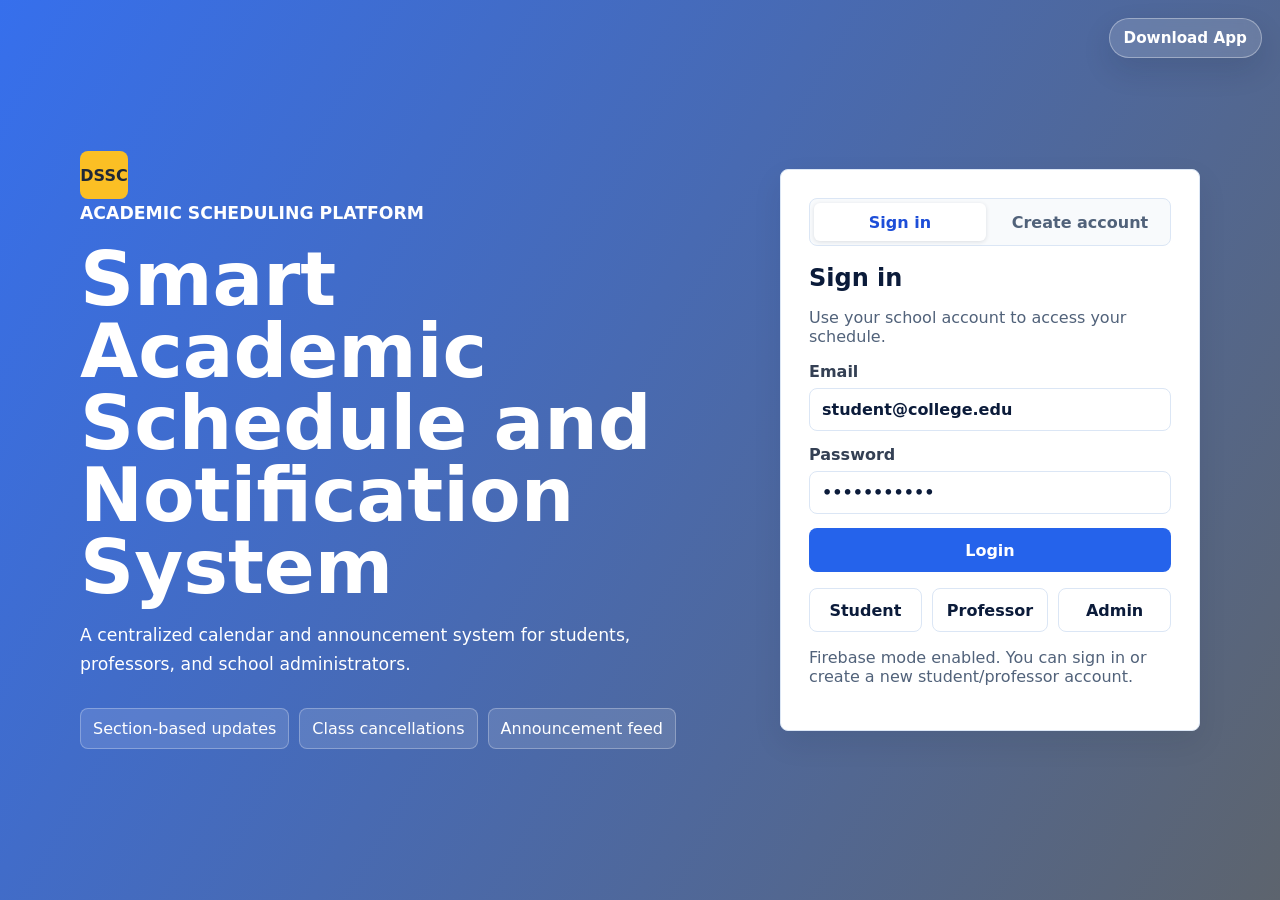
<file: index.html>
<!DOCTYPE html>
<html lang="en">
<head>
  <meta charset="UTF-8">
  <meta name="viewport" content="width=device-width, initial-scale=1.0">
  <title>Smart Academic Schedule</title>
  <link rel="stylesheet" href="style.css">
  <link rel="stylesheet" href="responsive.css">
  <link rel="manifest" href="manifest.json">
<meta name="theme-color" content="#2563eb">
  <script defer src="./firebase.js"></script>
  <script defer src="./app.js"></script>
  <script defer src="./auth.js"></script>


  
</head>
<body class="login-page">
  <script>
    if ("serviceWorker" in navigator) {
      navigator.serviceWorker.register("/service-worker.js");
    }
  </script>
  <main class="login-shell">
    <section class="brand-panel" aria-label="Project overview">
      <div class="brand-mark">DSSC</div>
      <p class="eyebrow">Academic scheduling platform</p>
      <h1>Smart Academic Schedule and Notification System</h1>
      <p>
        A centralized calendar and announcement system for students,
        professors, and school administrators.
      </p>
      <div class="feature-strip">
        <span>Section-based updates</span>
        <span>Class cancellations</span>
        <span>Announcement feed</span>
      </div>
    </section>

    <section class="login-card" aria-label="Authentication forms">
      <div class="auth-tabs" role="tablist" aria-label="Account options">
        <button class="auth-tab active" type="button" data-auth-tab="login">Sign in</button>
        <button class="auth-tab" type="button" data-auth-tab="register">Create account</button>
      </div>

      <div data-auth-panel="login">
        <h2>Sign in</h2>
        <p class="muted">Use your school account to access your schedule.</p>

        <form id="loginForm" class="stacked-form">
          <label>
            Email
            <input type="email" id="email" value="student@college.edu" required>
          </label>
          <label>
            Password
            <input type="password" id="password" value="password123" required>
          </label>
          <button type="submit" class="primary-button">Login</button>
        </form>

        <div class="demo-grid" aria-label="Demo accounts">
          <button class="ghost-button" data-demo-login="student@college.edu">Student</button>
          <button class="ghost-button" data-demo-login="professor@college.edu">Professor</button>
          <button class="ghost-button" data-demo-login="admin@college.edu">Admin</button>
        </div>
      </div>

      <div data-auth-panel="register" hidden>
        <h2>Create account</h2>
        <p class="muted">Create a student or professor account. Admin accounts are created by school administrators.</p>

        <form id="registerForm" class="stacked-form">
          <label>
            Full name
            <input type="text" id="registerName" placeholder="Juan Dela Cruz" required>
          </label>
          <label>
            Email
            <input type="email" id="registerEmail" placeholder="name@college.edu" required>
          </label>
          <label>
            Password
            <input type="password" id="registerPassword" minlength="6" placeholder="At least 6 characters" required>
          </label>
          <div class="form-row">
            <label>
              Role
              <select id="registerRole" required>
                <option value="student">Student</option>
                <option value="professor">Professor</option>
              </select>
            </label>
            <label>
              Section
              <input type="text" id="registerSection" placeholder="BSIT-2A" required>
            </label>
          </div>
          <button type="submit" class="primary-button">Create Account</button>
        </form>
      </div>

      <p id="loginMessage" class="form-message" role="status"></p>
    </section>
  </main>

  <a class="download-app" href="app-debug.apk" download="SmartAcademicSchedule.apk" aria-label="Download the app APK">Download App</a>
</body>
</html>
</file>
<file: style.css>
:root {
  --bg: #f8fbff;
  --panel: #ffffff;
  --ink: #0b1b3a;
  --muted: #51627a;
  --line: #dbe6f5;
  --brand: #2563eb;
  --brand-dark: #1d4ed8;

  --accent: #b45309;
  --danger: #b42318;
  --ok: #067647;
  --radius: 8px;
  font-family: Inter, ui-sans-serif, system-ui, -apple-system, BlinkMacSystemFont, "Segoe UI", sans-serif;
}

* {
  box-sizing: border-box;
}

body {
  margin: 0;
  min-height: 100vh;
  background: var(--bg);
  color: var(--ink);
}

a {
  color: inherit;
  text-decoration: none;
}

button,
input,
select,
textarea {
  font: inherit;
}

button,
a,
input,
select,
textarea {
  -webkit-tap-highlight-color: transparent;
}

.login-page {
  background:
    linear-gradient(120deg, rgba(37, 99, 235, 0.92), rgba(24, 34, 48, 0.70)),
    url("https://images.unsplash.com/photo-1524995997946-a1c2e315a42f?auto=format&fit=crop&w=1600&q=80");
  background-size: cover;
  background-position: center;
}


.login-shell {
  display: grid;
  grid-template-columns: minmax(0, 1.15fr) minmax(320px, 420px);
  gap: 40px;
  align-items: center;
  min-height: 100vh;
  width: min(1120px, calc(100% - 32px));
  margin: 0 auto;
}

.mobile-appbar,
.mobile-overlay {
  display: none;
}

.brand-panel {
  color: #fff;
}

.brand-mark,
.app-logo span {
  display: inline-grid;
  place-items: center;
  width: 48px;
  height: 48px;
  border-radius: var(--radius);
  background: #fbbf24;
  color: #1f2937;
  font-weight: 800;
}

.brand-panel h1 {
  max-width: 760px;
  margin: 14px 0;
  font-size: clamp(2.25rem, 6vw, 4.7rem);
  line-height: 0.96;
  letter-spacing: 0;
}

.brand-panel p {
  max-width: 650px;
  font-size: 1.08rem;
  line-height: 1.7;
}

.feature-strip {
  display: flex;
  flex-wrap: wrap;
  gap: 10px;
  margin-top: 28px;
}

.feature-strip span {
  padding: 10px 12px;
  border: 1px solid rgba(255, 255, 255, 0.28);
  border-radius: var(--radius);
  background: rgba(255, 255, 255, 0.12);
}

.login-card,
.panel,
.metric-card,
.item-card,
.calendar-day {
  background: var(--panel);
  border: 1px solid var(--line);
  border-radius: var(--radius);
  box-shadow: 0 12px 30px rgba(15, 23, 42, 0.08);
}

.login-card {
  padding: 28px;
}

.auth-tabs {
  display: grid;
  grid-template-columns: 1fr 1fr;
  gap: 8px;
  margin-bottom: 18px;
  padding: 4px;
  border: 1px solid var(--line);
  border-radius: var(--radius);
  background: #f8fafc;
}

.auth-tab {
  min-height: 38px;
  border: 0;
  border-radius: 6px;
  background: transparent;
  color: var(--muted);
  cursor: pointer;
  font-weight: 800;
}

.auth-tab.active {
  background: #fff;
  color: var(--brand-dark);
  box-shadow: 0 1px 4px rgba(15, 23, 42, 0.12);
}

.login-card h2,
.panel h2,
.section-heading h2 {
  margin: 0 0 10px;
}

.muted {
  color: var(--muted);
}

.eyebrow {
  margin: 0 0 6px;
  color: white;
  font-size: 0.75rem;
  font-weight: 800;
  letter-spacing: 0;
  text-transform: uppercase;
}

.stacked-form {
  display: grid;
  gap: 14px;
}

.stacked-form label {
  display: grid;
  gap: 7px;
  color: #344054;
  font-weight: 650;
}

input,
select,
textarea {
  width: 100%;
  border: 1px solid var(--line);
  border-radius: var(--radius);
  padding: 11px 12px;
  background: #fff;
  color: var(--ink);
}

textarea {
  resize: vertical;
}

.primary-button,
.ghost-button,
.primary-link {
  min-height: 44px;
  border-radius: var(--radius);
  padding: 10px 14px;
  border: 1px solid transparent;
  cursor: pointer;
  font-weight: 800;
}

.primary-button,
.primary-link {
  background: var(--brand);
  color: #fff;
}

.primary-button:hover,
.primary-link:hover {
  background: var(--brand-dark);
}

.ghost-button {
  background: #fff;
  border-color: var(--line);
  color: var(--ink);
}

.demo-grid,
.form-row {
  display: grid;
  grid-template-columns: repeat(3, 1fr);
  gap: 10px;
  margin-top: 16px;
}

.form-row {
  grid-template-columns: 1fr 1fr;
  margin-top: 0;
}

.form-message {
  min-height: 22px;
  color: var(--danger);
}

.form-message[data-type="info"] {
  color: var(--muted);
}

.form-message[data-type="success"] {
  color: var(--ok);
}

.sidebar {
  position: fixed;
  inset: 0 auto 0 0;
  width: 248px;
  padding: 22px;
  background: #101828;
  color: #fff;
}

.menu-button {
  display: inline-grid;
  gap: 4px;
  place-content: center;
  width: 44px;
  height: 44px;
  border: 1px solid var(--line);
  border-radius: var(--radius);
  background: #fff;
}

.menu-button span {
  display: block;
  width: 18px;
  height: 2px;
  border-radius: 999px;
  background: var(--ink);
}

.app-logo {
  display: flex;
  align-items: center;
  gap: 12px;
  margin-bottom: 28px;
}

.sidebar nav {
  display: grid;
  gap: 8px;
}

.sidebar nav a {
  padding: 12px;
  border-radius: var(--radius);
  color: #d0d5dd;
}

.sidebar nav a.active,
.sidebar nav a:hover {
  background: rgba(255, 255, 255, 0.1);
  color: #fff;
}

.main-panel {
  margin-left: 248px;
  padding: 28px;
}

.topbar,
.section-heading,
.section-banner,
.user-chip {
  display: flex;
  align-items: center;
  justify-content: space-between;
  gap: 16px;
}

.topbar {
  margin-bottom: 24px;
}

.topbar h1 {
  margin: 0;
}

.user-chip {
  justify-content: flex-start;
  background: #fff;
  border: 1px solid var(--line);
  border-radius: var(--radius);
  padding: 8px;
}

.user-chip > span {
  display: inline-grid;
  place-items: center;
  width: 40px;
  height: 40px;
  border-radius: var(--radius);
  background: #e6fffb;
  color: var(--brand-dark);
  font-weight: 850;
}

.user-chip small {
  display: block;
  color: var(--muted);
}

.section-banner {
  margin-bottom: 22px;
  padding: 22px;
  border-radius: var(--radius);
  background: #e6fffb;
  border: 1px solid #99f6e4;
}

.section-banner h2 {
  margin: 0;
}

.empty-state {
  padding: 18px;
  border: 1px dashed var(--line);
  border-radius: var(--radius);
  color: var(--muted);
  background: #fff;
}

.item-list {
  display: grid;
  gap: 12px;
}

.item-card {
  padding: 16px;
  box-shadow: none;
  transition: border-color 160ms ease, box-shadow 160ms ease, transform 160ms ease;
}

.item-card:hover,
.item-card:focus {
  border-color: #5eead4;
  box-shadow: 0 10px 24px rgba(15, 23, 42, 0.08);
  outline: none;
  transform: translateY(-1px);
}

.item-card h3,
.item-card p {
  margin: 0 0 8px;
}

.item-card footer {
  color: var(--muted);
  font-size: 0.88rem;
}

.mini-list,
.detail-list {
  display: grid;
  gap: 8px;
  margin: 12px 0 0;
}

.mini-list div,
.detail-list div {
  display: flex;
  justify-content: space-between;
  gap: 16px;
}

dt {
  color: var(--muted);
}

dd {
  margin: 0;
  font-weight: 700;
}

.status-cancelled,
.status-absent {
  border-left: 5px solid var(--danger);
}

.status-room_changed {
  border-left: 5px solid var(--accent);
}

.status-scheduled {
  border-left: 5px solid var(--ok);
}

.notice {

  display: grid;
  gap: 4px;
  padding: 14px;
  border-radius: var(--radius);
  background: #fff7ed;
  border: 1px solid #fed7aa;
}

.download-app {
  position: fixed;
  top: 18px;
  right: 18px;
  z-index: 9999;
  pointer-events: auto;

  padding: 10px 14px;
  border-radius: 999px;
  border: 1px solid rgba(255, 255, 255, 0.35);
  background: rgba(255, 255, 255, 0.14);
  color: #fff;
  font-weight: 850;
  font-size: 0.95rem;
  backdrop-filter: blur(8px);
  -webkit-backdrop-filter: blur(8px);
  box-shadow: 0 12px 30px rgba(15, 23, 42, 0.12);
}

.download-app:hover,
.download-app:focus {
  background: rgba(255, 255, 255, 0.22);
  border-color: rgba(255, 255, 255, 0.55);
  outline: none;
}
</file>
<file: responsive.css>
@media (max-width: 900px) {
  body.menu-open {
    overflow: hidden;
  }

  .login-shell,
  .content-grid,
  .management-grid,
  .metric-grid,
  .calendar-board {
    grid-template-columns: 1fr;
  }

  .login-shell {
    align-content: start;
    min-height: 100svh;
    padding: 18px 0 28px;
  }

  .brand-panel h1 {
    font-size: 2.4rem;
    line-height: 1.05;
  }

  .brand-panel p {
    font-size: 1rem;
    line-height: 1.55;
  }

  .mobile-appbar {
    position: sticky;
    top: 0;
    z-index: 30;
    display: flex;
    align-items: center;
    gap: 12px;
    min-height: 64px;
    padding: 10px 14px;
    background: rgba(246, 247, 251, 0.96);
    border-bottom: 1px solid var(--line);
    backdrop-filter: blur(10px);
  }

  .mobile-brand {
    display: flex;
    align-items: center;
    gap: 10px;
    min-width: 0;
  }

  .mobile-brand span {
    display: inline-grid;
    place-items: center;
    flex: 0 0 auto;
    width: 36px;
    height: 36px;
    border-radius: var(--radius);
    background: #fbbf24;
    color: #1f2937;
    font-weight: 900;
  }

  .mobile-brand strong {
    overflow: hidden;
    text-overflow: ellipsis;
    white-space: nowrap;
  }

  .mobile-overlay {
    position: fixed;
    inset: 0;
    z-index: 35;
    display: block;
    pointer-events: none;
    background: rgba(15, 23, 42, 0);
    transition: background 180ms ease;
  }

  .mobile-overlay.is-open {
    pointer-events: auto;
    background: rgba(15, 23, 42, 0.48);
  }

  .sidebar {
    position: fixed;
    inset: 0 auto 0 0;
    z-index: 40;
    width: min(82vw, 320px);
    padding: 18px;
    transform: translateX(-105%);
    transition: transform 190ms ease;
  }

  .sidebar.is-open {
    transform: translateX(0);
  }

  .sidebar nav {
    grid-template-columns: 1fr;
  }

  .sidebar nav a {
    min-height: 46px;
  }

  .main-panel {
    margin-left: 0;
    padding: 16px;
  }

  .topbar,
  .section-banner,
  .user-chip {
    align-items: stretch;
    flex-direction: column;
  }

  .user-chip {
    width: 100%;
  }

  .metric-grid {
    grid-template-columns: repeat(3, minmax(96px, 1fr));
    overflow-x: auto;
    padding-bottom: 4px;
    scroll-snap-type: x mandatory;
  }

  .metric-card {
    scroll-snap-align: start;
  }

  .section-heading {
    align-items: flex-start;
    flex-direction: column;
    gap: 6px;
  }

  .table-wrap {
    border: 0;
    background: transparent;
  }

  table,
  thead,
  tbody,
  tr,
  td {
    display: block;
    min-width: 0;
    width: 100%;
  }

  thead {
    display: none;
  }

  tr {
    margin-bottom: 12px;
    border: 1px solid var(--line);
    border-radius: var(--radius);
    background: #fff;
    box-shadow: 0 8px 20px rgba(15, 23, 42, 0.06);
  }

  td {
    display: flex;
    align-items: center;
    justify-content: space-between;
    gap: 16px;
    min-height: 46px;
    padding: 10px 12px;
  }

  td::before {
    content: attr(data-label);
    color: var(--muted);
    font-size: 0.78rem;
    font-weight: 800;
    text-transform: uppercase;
  }

  td select {
    max-width: 190px;
  }

  .calendar-board {
    grid-template-columns: 1fr;
  }

  .calendar-day {
    min-height: auto;
  }
}

@media (max-width: 560px) {
  .demo-grid,
  .form-row {
    grid-template-columns: 1fr;
  }

  .login-card {
    padding: 20px;
  }

  .auth-tabs {
    grid-template-columns: 1fr;
  }

  .feature-strip {
    display: grid;
  }

  .brand-mark {
    width: 42px;
    height: 42px;
  }

  .brand-panel h1 {
    font-size: 2rem;
  }

  .brand-panel {
    padding-top: 8px;
  }

  .topbar h1 {
    font-size: 1.55rem;
  }

  .metric-grid {
    grid-template-columns: 1fr;
    overflow-x: visible;
  }

  .mini-list div,
  .detail-list div,
  td {
    align-items: flex-start;
    flex-direction: column;
    gap: 4px;
  }

  td select {
    max-width: 100%;
  }

  .item-card,
  .panel,
  .metric-card,
  .calendar-day,
  .section-banner {
    padding: 14px;
  }
}
</file>
<file: dashboard.css>
.metric-grid,
.content-grid,
.management-grid {
  display: grid;
  gap: 18px;
}

.metric-grid {
  grid-template-columns: repeat(3, minmax(0, 1fr));
  margin-bottom: 22px;
}

.metric-card {
  padding: 20px;
}

.metric-card span {
  display: block;
  color: var(--brand-dark);
  font-size: 2.4rem;
  font-weight: 900;
}

.metric-card p {
  margin: 4px 0 0;
  color: var(--muted);
}

.metric-card.alert span {
  color: var(--danger);
}

.content-grid,
.management-grid {
  grid-template-columns: minmax(0, 1fr) minmax(0, 1fr);
  align-items: start;
}

.panel {
  padding: 20px;
}

.compact {
  gap: 12px;
}

.section-heading {
  margin-bottom: 12px;
}

.section-heading a {
  color: var(--brand);
  font-weight: 800;
}

.table-wrap {
  overflow-x: auto;
  background: #fff;
  border: 1px solid var(--line);
  border-radius: var(--radius);
}

table {
  width: 100%;
  border-collapse: collapse;
  min-width: 760px;
}

th,
td {
  padding: 12px;
  border-bottom: 1px solid var(--line);
  text-align: left;
}

th {
  background: #f8fafc;
  color: #344054;
  font-size: 0.82rem;
  text-transform: uppercase;
}

td {
  color: #344054;
}

td select {
  min-height: 40px;
}
</file>
<file: calendar.css>
.calendar-board {
  display: grid;
  grid-template-columns: repeat(3, minmax(0, 1fr));
  gap: 14px;
}

.calendar-day {
  min-height: 260px;
  padding: 16px;
  box-shadow: none;
}

.calendar-day h3 {
  margin: 0 0 14px;
}

.calendar-event {
  display: grid;
  gap: 4px;
  margin-bottom: 10px;
  padding: 12px;
  border-radius: var(--radius);
  background: #f8fafc;
  transition: background 160ms ease, transform 160ms ease;
}

.calendar-event:hover,
.calendar-event:focus-within {
  background: #ecfeff;
  transform: translateY(-1px);
}

.calendar-event span,
.calendar-event small {
  color: var(--muted);
}
</file>
